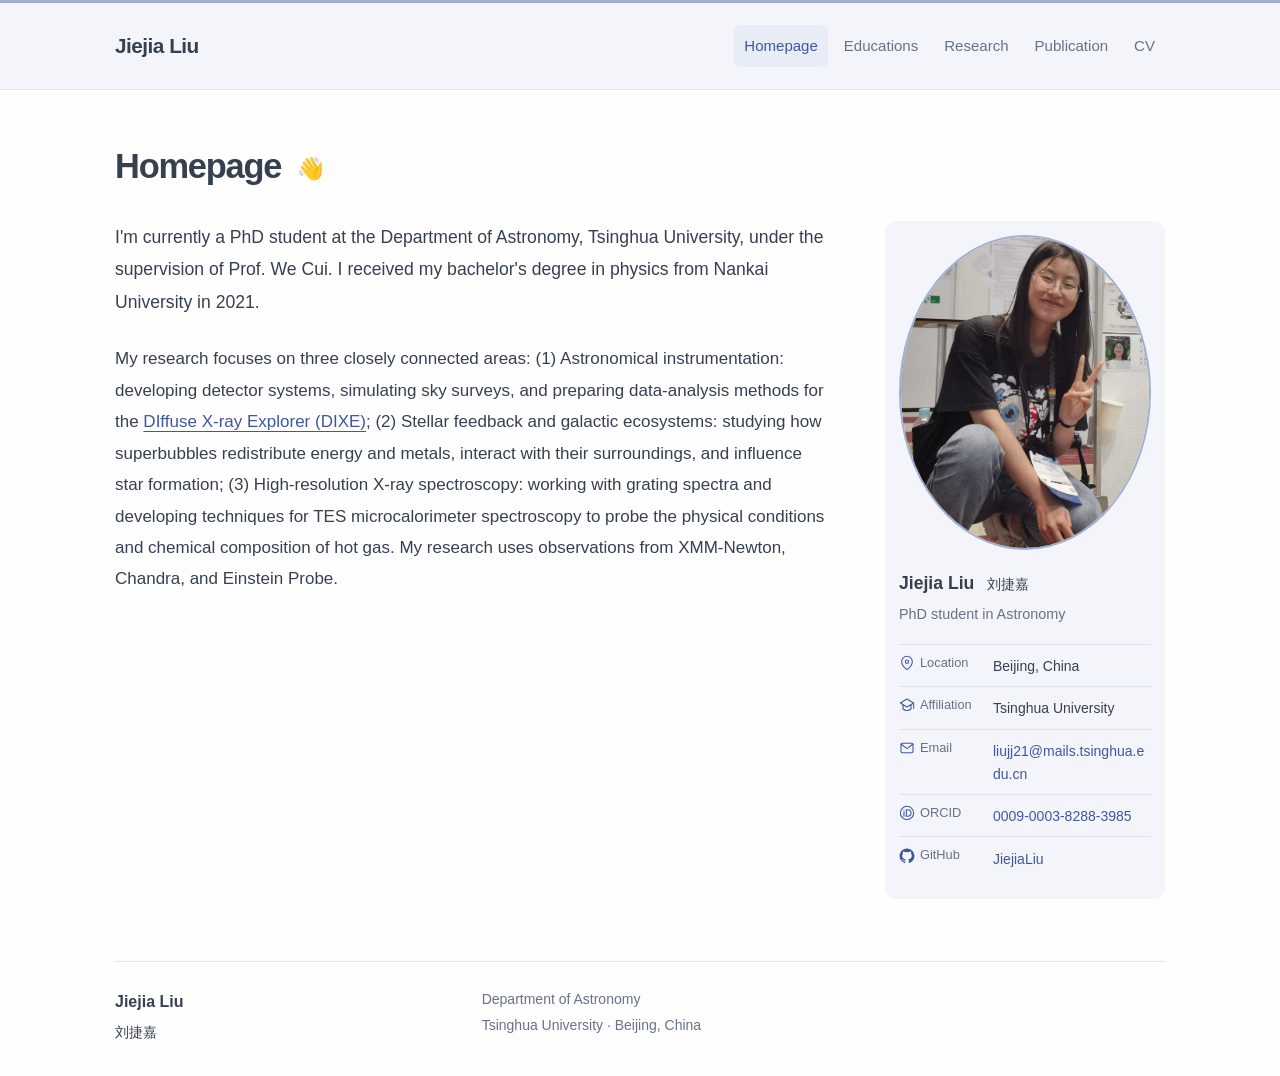
<file: jiejia-homepage-upload/index.html>
<!doctype html>
<html lang="en">
<head>
  <meta charset="utf-8">
  <meta name="viewport" content="width=device-width, initial-scale=1">
  <title>Homepage — Jiejia Liu</title>
  <meta name="description" content="I&#x27;m currently a PhD student at the Department of Astronomy, Tsinghua University.">
  <meta name="theme-color" content="#ffffff">
  <meta property="og:title" content="Homepage — Jiejia Liu">
  <meta property="og:description" content="I&#x27;m currently a PhD student at the Department of Astronomy, Tsinghua University.">
  <meta property="og:type" content="website">
  <link rel="icon" type="image/svg+xml" href="data:image/svg+xml,%3Csvg xmlns='http://www.w3.org/2000/svg' viewBox='0 0 40 40'%3E%3Crect width='40' height='40' fill='white'/%3E%3Ctext x='20' y='28' text-anchor='middle' fill='%23494e52' font-family='Arial' font-size='25'%3EJL%3C/text%3E%3C/svg%3E">
  <link rel="stylesheet" href="assets/style.css">
</head>
<body class="page-index">
  <a class="skip-link" href="#main">Skip to content</a>
  <header class="site-header"><div class="header-inner">
    <a class="site-name" href="index.html">Jiejia Liu</a>
    <nav aria-label="Main navigation"><a href="index.html" aria-current="page">Homepage</a><a href="educations.html">Educations</a><a href="research.html">Research</a><a href="publication.html">Publication</a><a href="assets/cv_jiejialiu.pdf">CV</a></nav>
  </div></header>
  <div class="page-layout">
    <main id="main" tabindex="-1"><h1>Homepage <span class="page-symbol" aria-hidden="true">👋</span></h1><div class="about-layout"><div class="about-prose"><p>I&#x27;m currently a PhD student at the Department of Astronomy, Tsinghua University, under the supervision of Prof. We Cui. I received my bachelor&#x27;s degree in physics from Nankai University in 2021.</p><p>My research focuses on three closely connected areas: (1) Astronomical instrumentation: developing detector systems, simulating sky surveys, and preparing data-analysis methods for the <a href="https://dixe-css.cn/en/home/">DIffuse X-ray Explorer (DIXE)</a>; (2) Stellar feedback and galactic ecosystems: studying how superbubbles redistribute energy and metals, interact with their surroundings, and influence star formation; (3) High-resolution X-ray spectroscopy: working with grating spectra and developing techniques for TES microcalorimeter spectroscopy to probe the physical conditions and chemical composition of hot gas. My research uses observations from XMM-Newton, Chandra, and Einstein Probe.</p></div><aside class="portrait-profile" aria-label="Photo and contact information">
      <a class="portrait-link" href="assets/jiejia-liu.jpg" aria-label="Open Jiejia Liu's photo">
        <img class="portrait" src="assets/jiejia-liu.jpg" alt="Jiejia Liu at a scientific conference"
             width="1280" height="2022">
      </a>
      <p class="portrait-name">Jiejia Liu <span lang="zh">刘捷嘉</span></p>
      <p class="portrait-role">PhD student in Astronomy</p>
      <dl class="contact-details">
        <div><dt><svg class="contact-icon" viewBox="0 0 24 24" fill="none" stroke="currentColor" stroke-width="1.6" stroke-linecap="round" stroke-linejoin="round" aria-hidden="true" focusable="false"><path d="M20 10c0 6-8 12-8 12S4 16 4 10a8 8 0 1 1 16 0Z"/><circle cx="12" cy="10" r="2.5"/></svg> Location</dt><dd>Beijing, China</dd></div>
        <div><dt><svg class="contact-icon" viewBox="0 0 24 24" fill="none" stroke="currentColor" stroke-width="1.6" stroke-linecap="round" stroke-linejoin="round" aria-hidden="true" focusable="false"><path d="m2 9 10-6 10 6-10 6L2 9Zm4 3v6c4 3 8 3 12 0v-6M22 9v8"/></svg> Affiliation</dt><dd>Tsinghua University</dd></div>
        <div><dt><svg class="contact-icon" viewBox="0 0 24 24" fill="none" stroke="currentColor" stroke-width="1.6" stroke-linecap="round" stroke-linejoin="round" aria-hidden="true" focusable="false"><rect x="3" y="5" width="18" height="14" rx="2"/><path d="m3 6 9 7 9-7"/></svg> Email</dt><dd><a href="mailto:liujj21@mails.tsinghua.edu.cn">liujj21@mails.tsinghua.edu.cn</a></dd></div>
        <div><dt><svg class="contact-icon" viewBox="0 0 24 24" fill="none" stroke="currentColor" stroke-width="1.6" stroke-linecap="round" stroke-linejoin="round" aria-hidden="true" focusable="false"><circle cx="12" cy="12" r="10"/><circle cx="7.5" cy="7.5" r=".8" fill="currentColor" stroke="none"/><path d="M7.5 10v7M11 7h2a5 5 0 0 1 0 10h-2V7Z"/></svg> ORCID</dt><dd><a href="https://orcid.org/0009-0003-8288-3985">0009-0003-8288-3985</a></dd></div>
        <div><dt><svg class="contact-icon" viewBox="0 0 24 24" fill="none" stroke="currentColor" stroke-width="1.6" stroke-linecap="round" stroke-linejoin="round" aria-hidden="true" focusable="false"><path fill="currentColor" stroke="none" d="M12 .8a11.2 11.2 0 0 0-3.54 21.83c.56.1.77-.24.77-.54v-2.08c-3.13.68-3.79-1.33-3.79-1.33-.51-1.3-1.25-1.65-1.25-1.65-1.02-.7.08-.69.08-.69 1.13.08 1.72 1.16 1.72 1.16 1 1.72 2.62 1.22 3.26.93.1-.72.39-1.22.71-1.5-2.5-.28-5.12-1.25-5.12-5.57 0-1.23.44-2.23 1.16-3.02-.12-.28-.5-1.43.11-2.98 0 0 .95-.3 3.08 1.15a10.73 10.73 0 0 1 5.6 0c2.14-1.45 3.08-1.15 3.08-1.15.62 1.55.23 2.7.12 2.98.72.79 1.15 1.79 1.15 3.02 0 4.33-2.63 5.28-5.13 5.56.4.35.76 1.03.76 2.07v3.1c0 .3.2.65.77.54A11.2 11.2 0 0 0 12 .8Z"/></svg> GitHub</dt><dd><a href="https://github.com/JiejiaLiu">JiejiaLiu</a></dd></div>
      </dl>
    </aside></div></main>
  </div>
  <footer class="site-footer"><aside class="profile" aria-label="Personal information">
      <p class="profile-name">Jiejia Liu <span lang="zh">刘捷嘉</span></p>
      <p>Department of Astronomy<br>Tsinghua University · Beijing, China</p>
      <ul class="profile-links"><li><a href="mailto:liujj21@mails.tsinghua.edu.cn">liujj21@mails.tsinghua.edu.cn</a></li><li><a href="assets/cv_jiejialiu.pdf">CV (PDF)</a></li><li><a href="https://github.com/JiejiaLiu">GitHub</a></li><li><a href="https://orcid.org/0009-0003-8288-3985">ORCID</a></li></ul>
    </aside></footer>
</body>
</html>
</file>
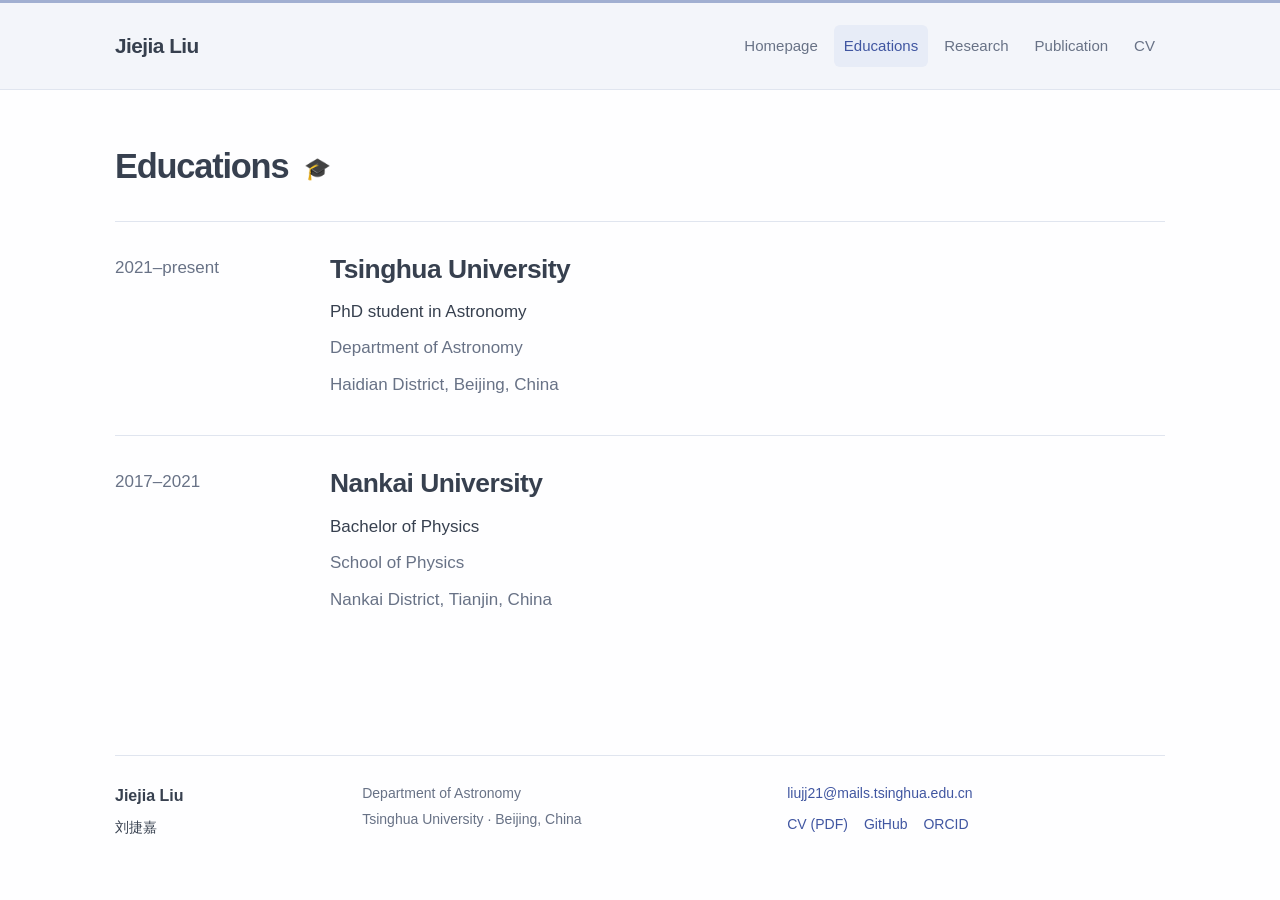
<file: educations.html>
<!doctype html>
<html lang="en">
<head>
  <meta charset="utf-8">
  <meta name="viewport" content="width=device-width, initial-scale=1">
  <title>Educations — Jiejia Liu</title>
  <meta name="description" content="Education at Tsinghua University and Nankai University.">
  <meta name="theme-color" content="#ffffff">
  <meta property="og:title" content="Educations — Jiejia Liu">
  <meta property="og:description" content="Education at Tsinghua University and Nankai University.">
  <meta property="og:type" content="website">
  <link rel="icon" type="image/svg+xml" href="data:image/svg+xml,%3Csvg xmlns='http://www.w3.org/2000/svg' viewBox='0 0 40 40'%3E%3Crect width='40' height='40' fill='white'/%3E%3Ctext x='20' y='28' text-anchor='middle' fill='%23494e52' font-family='Arial' font-size='25'%3EJL%3C/text%3E%3C/svg%3E">
  <link rel="stylesheet" href="assets/style.css">
</head>
<body class="page-educations">
  <a class="skip-link" href="#main">Skip to content</a>
  <header class="site-header"><div class="header-inner">
    <a class="site-name" href="index.html">Jiejia Liu</a>
    <nav aria-label="Main navigation"><a href="index.html">Homepage</a><a href="educations.html" aria-current="page">Educations</a><a href="research.html">Research</a><a href="publication.html">Publication</a><a href="assets/cv_jiejialiu.pdf">CV</a></nav>
  </div></header>
  <div class="page-layout">
    <main id="main" tabindex="-1"><h1>Educations <span class="page-symbol" aria-hidden="true">🎓</span></h1><ul class="education"><li><p class="education-date">2021–present</p><div><h2>Tsinghua University</h2><p>PhD student in Astronomy</p><p class="education-detail">Department of Astronomy</p><p class="education-detail education-address">Haidian District, Beijing, China</p></div></li><li><p class="education-date">2017–2021</p><div><h2>Nankai University</h2><p>Bachelor of Physics</p><p class="education-detail">School of Physics</p><p class="education-detail education-address">Nankai District, Tianjin, China</p></div></li></ul></main>
  </div>
  <footer class="site-footer"><aside class="profile" aria-label="Personal information">
      <p class="profile-name">Jiejia Liu <span lang="zh">刘捷嘉</span></p>
      <p>Department of Astronomy<br>Tsinghua University · Beijing, China</p>
      <ul class="profile-links"><li><a href="mailto:liujj21@mails.tsinghua.edu.cn">liujj21@mails.tsinghua.edu.cn</a></li><li><a href="assets/cv_jiejialiu.pdf">CV (PDF)</a></li><li><a href="https://github.com/JiejiaLiu">GitHub</a></li><li><a href="https://orcid.org/0009-0003-8288-3985">ORCID</a></li></ul>
    </aside></footer>
</body>
</html>
</file>
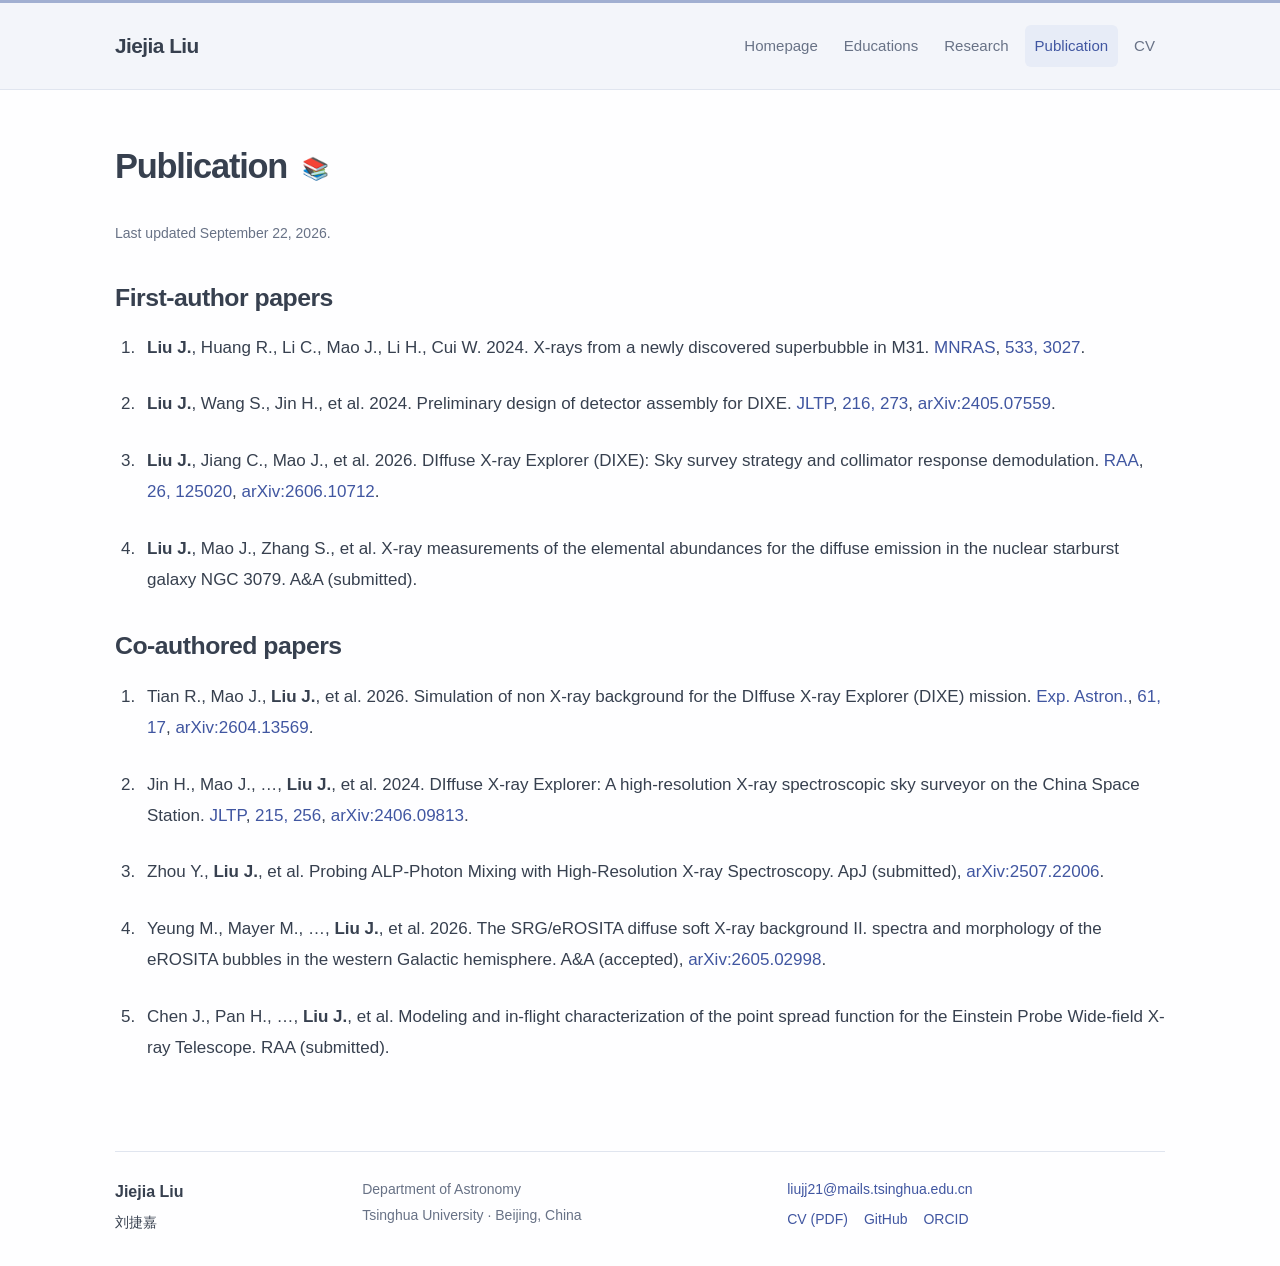
<file: publication.html>
<!doctype html>
<html lang="en">
<head>
  <meta charset="utf-8">
  <meta name="viewport" content="width=device-width, initial-scale=1">
  <title>Publication — Jiejia Liu</title>
  <meta name="description" content="Full publication list of Jiejia Liu, including first-author papers and co-authored work.">
  <meta name="theme-color" content="#ffffff">
  <meta property="og:title" content="Publication — Jiejia Liu">
  <meta property="og:description" content="Full publication list of Jiejia Liu, including first-author papers and co-authored work.">
  <meta property="og:type" content="website">
  <link rel="icon" type="image/svg+xml" href="data:image/svg+xml,%3Csvg xmlns='http://www.w3.org/2000/svg' viewBox='0 0 40 40'%3E%3Crect width='40' height='40' fill='white'/%3E%3Ctext x='20' y='28' text-anchor='middle' fill='%23494e52' font-family='Arial' font-size='25'%3EJL%3C/text%3E%3C/svg%3E">
  <link rel="stylesheet" href="assets/style.css">
</head>
<body class="page-publication">
  <a class="skip-link" href="#main">Skip to content</a>
  <header class="site-header"><div class="header-inner">
    <a class="site-name" href="index.html">Jiejia Liu</a>
    <nav aria-label="Main navigation"><a href="index.html">Homepage</a><a href="educations.html">Educations</a><a href="research.html">Research</a><a href="publication.html" aria-current="page">Publication</a><a href="assets/cv_jiejialiu.pdf">CV</a></nav>
  </div></header>
  <div class="page-layout">
    <main id="main" tabindex="-1"><h1>Publication <span class="page-symbol" aria-hidden="true">📚</span></h1><p class="record-note">Last updated September 22, 2026.</p><section><h2>First-author papers</h2><ol class="publications"><li id="m31"><p><strong>Liu J.</strong>, Huang R., Li C., Mao J., Li H., Cui W. 2024. <span class="paper-title">X-rays from a newly discovered superbubble in M31.</span>
      <span class="publication-citation"><a href="https://doi.org/10.1093/mnras/stae2024">MNRAS</a>, <a href="https://ui.adsabs.harvard.edu/abs/2024MNRAS.533.3027L/abstract" aria-label="533, 3027 — view on ADS">533, 3027</a></span>.</p></li><li id="dixe-detector"><p><strong>Liu J.</strong>, Wang S., Jin H., et al. 2024. <span class="paper-title">Preliminary design of detector assembly for DIXE.</span>
      <span class="publication-citation"><a href="https://doi.org/10.1007/s10909-024-03131-z">JLTP</a>, <a href="https://ui.adsabs.harvard.edu/search/q=doi%3A%2210.1007%2Fs10909-024-03131-z%22&amp;sort=date%20desc%2C%20bibcode%20desc&amp;p_=0" aria-label="216, 273 — view on ADS">216, 273</a>, <a href="https://arxiv.org/abs/2405.07559">arXiv:2405.07559</a></span>.</p></li><li id="dixe-survey"><p><strong>Liu J.</strong>, Jiang C., Mao J., et al. 2026. <span class="paper-title">DIffuse X-ray Explorer (DIXE): Sky survey strategy and collimator response demodulation.</span>
      <span class="publication-citation"><a href="https://doi.org/10.1088/1674-4527/ae82d7">RAA</a>, <a href="https://ui.adsabs.harvard.edu/search/q=doi%3A%2210.1088%2F1674-4527%2Fae82d7%22&amp;sort=date%20desc%2C%20bibcode%20desc&amp;p_=0" aria-label="26, 125020 — view on ADS">26, 125020</a>, <a href="https://arxiv.org/abs/2606.10712">arXiv:2606.10712</a></span>.</p></li><li id="ngc3079"><p><strong>Liu J.</strong>, Mao J., Zhang S., et al. <span class="paper-title">X-ray measurements of the elemental abundances for the diffuse emission in the nuclear starburst galaxy NGC 3079.</span>
      <span class="publication-citation">A&amp;A (submitted)</span>.</p></li></ol></section><section><h2>Co-authored papers</h2><ol class="publications"><li id="dixe-background"><p>Tian R., Mao J., <strong>Liu J.</strong>, et al. 2026. <span class="paper-title">Simulation of non X-ray background for the DIffuse X-ray Explorer (DIXE) mission.</span>
      <span class="publication-citation"><a href="https://doi.org/10.1007/s10686-026-10053-z">Exp. Astron.</a>, <a href="https://ui.adsabs.harvard.edu/search/q=doi%3A%2210.1007%2Fs10686-026-10053-z%22&amp;sort=date%20desc%2C%20bibcode%20desc&amp;p_=0" aria-label="61, 17 — view on ADS">61, 17</a>, <a href="https://arxiv.org/abs/2604.13569">arXiv:2604.13569</a></span>.</p></li><li id="dixe-mission"><p>Jin H., Mao J., …, <strong>Liu J.</strong>, et al. 2024. <span class="paper-title">DIffuse X-ray Explorer: A high-resolution X-ray spectroscopic sky surveyor on the China Space Station.</span>
      <span class="publication-citation"><a href="https://doi.org/10.1007/s10909-024-03095-0">JLTP</a>, <a href="https://ui.adsabs.harvard.edu/abs/2024JLTP..215..256J/abstract" aria-label="215, 256 — view on ADS">215, 256</a>, <a href="https://arxiv.org/abs/2406.09813">arXiv:2406.09813</a></span>.</p></li><li id="axion"><p>Zhou Y., <strong>Liu J.</strong>, et al. <span class="paper-title">Probing ALP-Photon Mixing with High-Resolution X-ray Spectroscopy.</span>
      <span class="publication-citation">ApJ (submitted), <a href="https://arxiv.org/abs/2507.22006">arXiv:2507.22006</a></span>.</p></li><li id="erosita"><p>Yeung M., Mayer M., …, <strong>Liu J.</strong>, et al. 2026. <span class="paper-title">The SRG/eROSITA diffuse soft X-ray background II. spectra and morphology of the eROSITA bubbles in the western Galactic hemisphere.</span>
      <span class="publication-citation">A&amp;A (accepted), <a href="https://arxiv.org/abs/2605.02998">arXiv:2605.02998</a></span>.</p></li><li id="ep-wxt"><p>Chen J., Pan H., …, <strong>Liu J.</strong>, et al. <span class="paper-title">Modeling and in-flight characterization of the point spread function for the Einstein Probe Wide-field X-ray Telescope.</span>
      <span class="publication-citation">RAA (submitted)</span>.</p></li></ol></section></main>
  </div>
  <footer class="site-footer"><aside class="profile" aria-label="Personal information">
      <p class="profile-name">Jiejia Liu <span lang="zh">刘捷嘉</span></p>
      <p>Department of Astronomy<br>Tsinghua University · Beijing, China</p>
      <ul class="profile-links"><li><a href="mailto:liujj21@mails.tsinghua.edu.cn">liujj21@mails.tsinghua.edu.cn</a></li><li><a href="assets/cv_jiejialiu.pdf">CV (PDF)</a></li><li><a href="https://github.com/JiejiaLiu">GitHub</a></li><li><a href="https://orcid.org/0009-0003-8288-3985">ORCID</a></li></ul>
    </aside></footer>
</body>
</html>
</file>
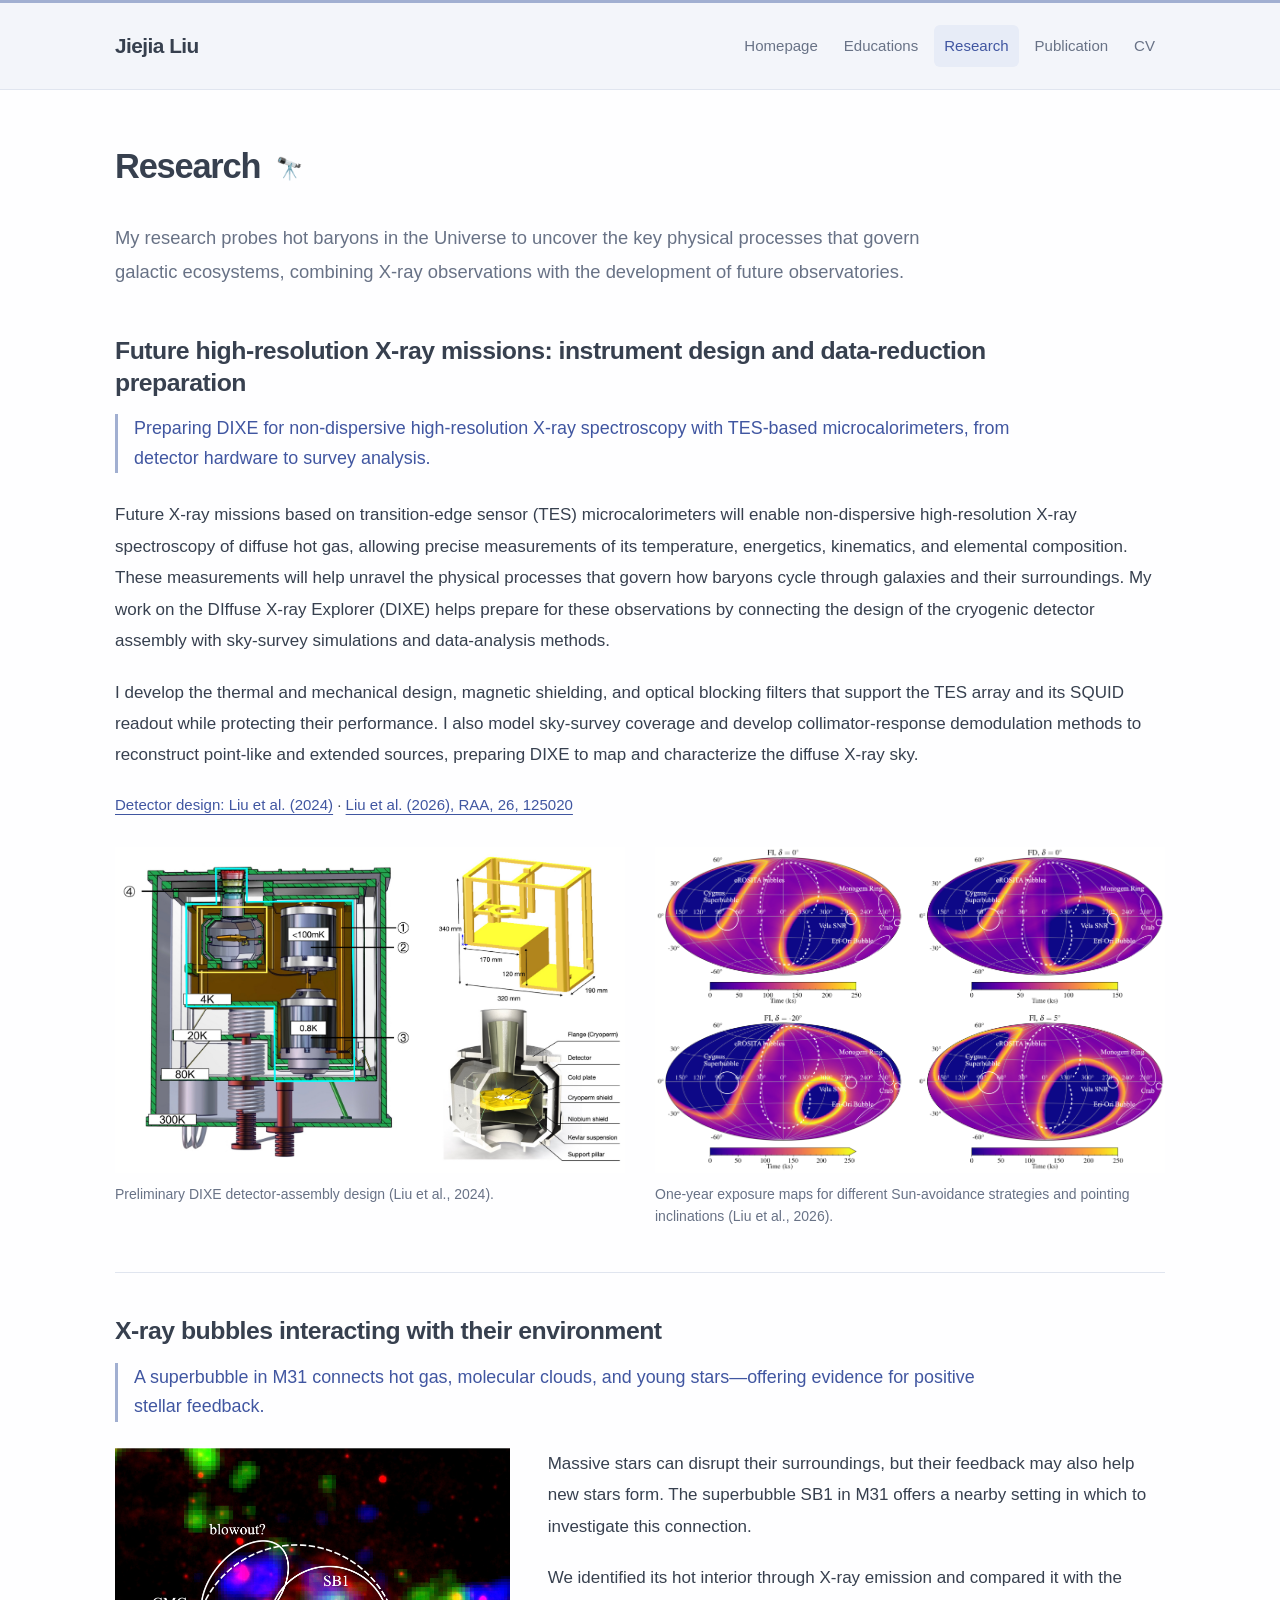
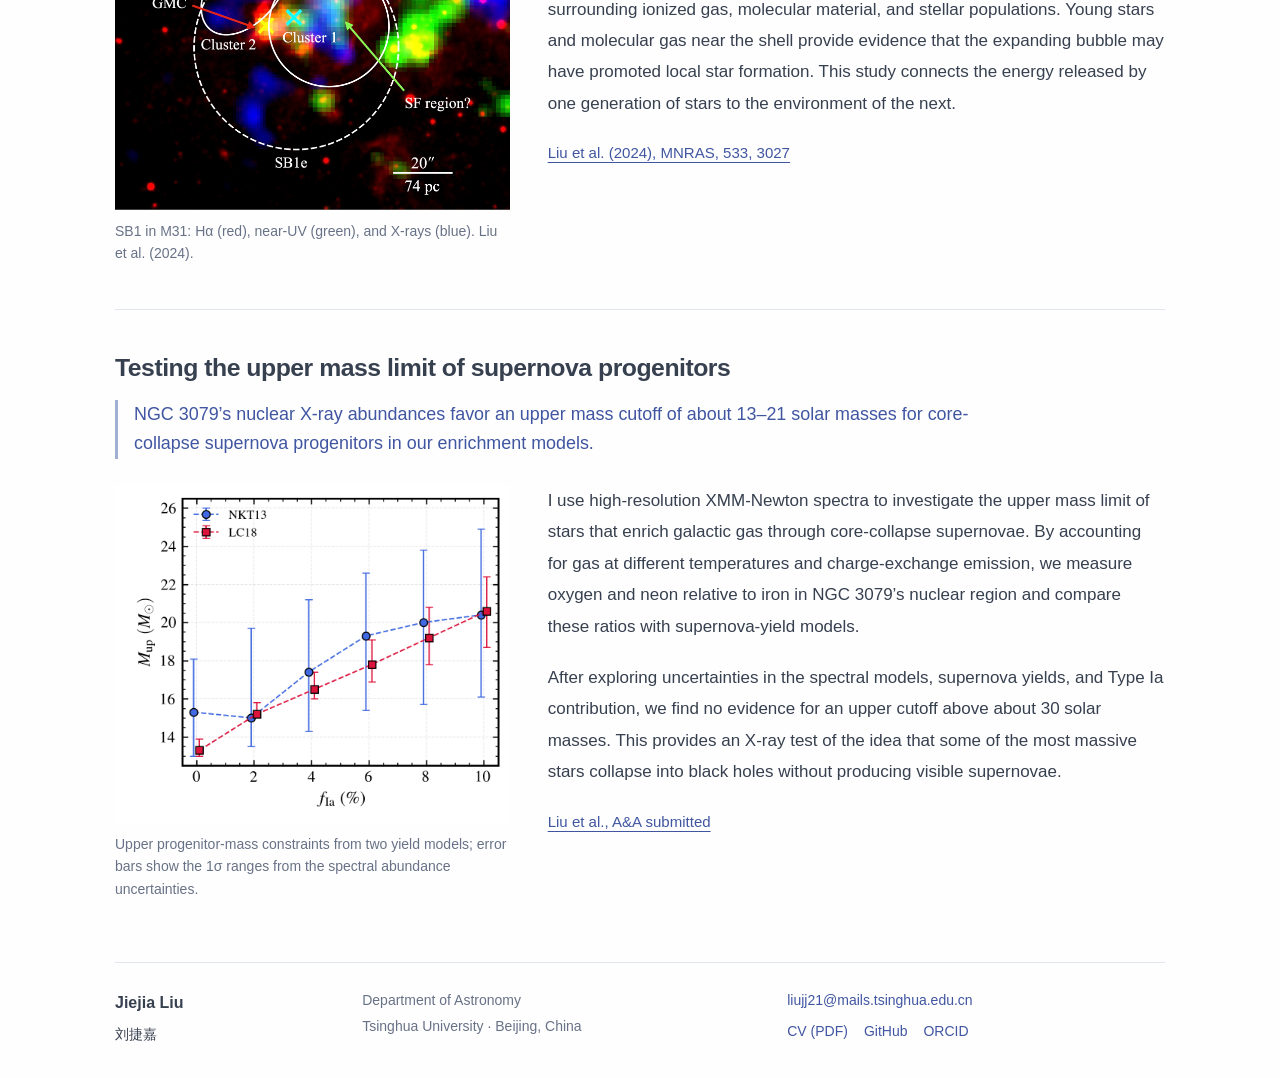
<file: research.html>
<!doctype html>
<html lang="en">
<head>
  <meta charset="utf-8">
  <meta name="viewport" content="width=device-width, initial-scale=1">
  <title>Research — Jiejia Liu</title>
  <meta name="description" content="DIXE instrumentation and sky-survey simulations, and X-ray studies of superbubbles in M31 and NGC 3079.">
  <meta name="theme-color" content="#ffffff">
  <meta property="og:title" content="Research — Jiejia Liu">
  <meta property="og:description" content="DIXE instrumentation and sky-survey simulations, and X-ray studies of superbubbles in M31 and NGC 3079.">
  <meta property="og:type" content="website">
  <link rel="icon" type="image/svg+xml" href="data:image/svg+xml,%3Csvg xmlns='http://www.w3.org/2000/svg' viewBox='0 0 40 40'%3E%3Crect width='40' height='40' fill='white'/%3E%3Ctext x='20' y='28' text-anchor='middle' fill='%23494e52' font-family='Arial' font-size='25'%3EJL%3C/text%3E%3C/svg%3E">
  <link rel="stylesheet" href="assets/style.css">
</head>
<body class="page-research">
  <a class="skip-link" href="#main">Skip to content</a>
  <header class="site-header"><div class="header-inner">
    <a class="site-name" href="index.html">Jiejia Liu</a>
    <nav aria-label="Main navigation"><a href="index.html">Homepage</a><a href="educations.html">Educations</a><a href="research.html" aria-current="page">Research</a><a href="publication.html">Publication</a><a href="assets/cv_jiejialiu.pdf">CV</a></nav>
  </div></header>
  <div class="page-layout">
    <main id="main" tabindex="-1"><h1>Research <span class="page-symbol" aria-hidden="true">🔭</span></h1><p class="page-intro">My research probes hot baryons in the Universe to uncover the key physical processes that govern galactic ecosystems, combining X-ray observations with the development of future observatories.</p><section class="research-section" id="dixe"><h2>Future high-resolution X-ray missions: instrument design and data-reduction preparation</h2><p class="research-summary">Preparing DIXE for non-dispersive high-resolution X-ray spectroscopy with TES-based microcalorimeters, from detector hardware to survey analysis.</p><div><p>Future X-ray missions based on transition-edge sensor (TES) microcalorimeters will enable non-dispersive high-resolution X-ray spectroscopy of diffuse hot gas, allowing precise measurements of its temperature, energetics, kinematics, and elemental composition. These measurements will help unravel the physical processes that govern how baryons cycle through galaxies and their surroundings. My work on the DIffuse X-ray Explorer (DIXE) helps prepare for these observations by connecting the design of the cryogenic detector assembly with sky-survey simulations and data-analysis methods.</p><p>I develop the thermal and mechanical design, magnetic shielding, and optical blocking filters that support the TES array and its SQUID readout while protecting their performance. I also model sky-survey coverage and develop collimator-response demodulation methods to reconstruct point-like and extended sources, preparing DIXE to map and characterize the diffuse X-ray sky.</p><p class="paper-links"><a href="publication.html#dixe-detector">Detector design: Liu et al. (2024)</a> · <a href="publication.html#dixe-survey">Liu et al. (2026), RAA, 26, 125020</a></p></div><div class="figure-pair"><figure>
      <a href="assets/dixe-detector.jpg" aria-label="Open full-size figure: DIXE payload layout and detector assembly, including cryogenic stages, magnetic shields, and suspension.">
        <img src="assets/dixe-detector.jpg" alt="DIXE payload layout and detector assembly, including cryogenic stages, magnetic shields, and suspension."
             width="2667" height="1713" loading="lazy">
      </a>
      <figcaption>Preliminary DIXE detector-assembly design (Liu et al., 2024).</figcaption>
    </figure><figure>
      <a href="assets/dixe-survey.png" aria-label="Open full-size figure: Four simulated DIXE exposure maps comparing Sun-avoidance strategies and pointing inclinations.">
        <img src="assets/dixe-survey.png" alt="Four simulated DIXE exposure maps comparing Sun-avoidance strategies and pointing inclinations."
             width="4438" height="2838" loading="lazy">
      </a>
      <figcaption>One-year exposure maps for different Sun-avoidance strategies and pointing inclinations (Liu et al., 2026).</figcaption>
    </figure></div></section><section class="research-section" id="m31"><h2>X-ray bubbles interacting with their environment</h2><p class="research-summary">A superbubble in M31 connects hot gas, molecular clouds, and young stars—offering evidence for positive stellar feedback.</p><div class="research-row"><div><figure>
      <a href="assets/m31-superbubble.jpg" aria-label="Open full-size figure: Multiwavelength image of M31 superbubble SB1, showing its shell, star clusters, molecular cloud, and possible blowout.">
        <img src="assets/m31-superbubble.jpg" alt="Multiwavelength image of M31 superbubble SB1, showing its shell, star clusters, molecular cloud, and possible blowout."
             width="1564" height="1434" loading="lazy">
      </a>
      <figcaption>SB1 in M31: Hα (red), near-UV (green), and X-rays (blue). Liu et al. (2024).</figcaption>
    </figure></div><div><p>Massive stars can disrupt their surroundings, but their feedback may also help new stars form. The superbubble SB1 in M31 offers a nearby setting in which to investigate this connection.</p><p>We identified its hot interior through X-ray emission and compared it with the surrounding ionized gas, molecular material, and stellar populations. Young stars and molecular gas near the shell provide evidence that the expanding bubble may have promoted local star formation. This study connects the energy released by one generation of stars to the environment of the next.</p><p class="paper-links"><a href="publication.html#m31">Liu et al. (2024), MNRAS, 533, 3027</a></p></div></div></section><section class="research-section" id="ngc3079"><h2>Testing the upper mass limit of supernova progenitors</h2><p class="research-summary">NGC 3079’s nuclear X-ray abundances favor an upper mass cutoff of about 13–21 solar masses for core-collapse supernova progenitors in our enrichment models.</p><div class="research-row"><div><figure>
      <a href="assets/ngc3079-progenitors.png" aria-label="Open full-size figure: Best-fitting upper core-collapse supernova progenitor mass versus Type Ia supernova fraction for the NKT13 and LC18 yield models.">
        <img src="assets/ngc3079-progenitors.png" alt="Best-fitting upper core-collapse supernova progenitor mass versus Type Ia supernova fraction for the NKT13 and LC18 yield models."
             width="1050" height="900" loading="lazy">
      </a>
      <figcaption>Upper progenitor-mass constraints from two yield models; error bars show the 1σ ranges from the spectral abundance uncertainties.</figcaption>
    </figure></div><div><p>I use high-resolution XMM-Newton spectra to investigate the upper mass limit of stars that enrich galactic gas through core-collapse supernovae. By accounting for gas at different temperatures and charge-exchange emission, we measure oxygen and neon relative to iron in NGC 3079’s nuclear region and compare these ratios with supernova-yield models.</p><p>After exploring uncertainties in the spectral models, supernova yields, and Type Ia contribution, we find no evidence for an upper cutoff above about 30 solar masses. This provides an X-ray test of the idea that some of the most massive stars collapse into black holes without producing visible supernovae.</p><p class="paper-links"><a href="publication.html#ngc3079">Liu et al., A&amp;A submitted</a></p></div></div></section></main>
  </div>
  <footer class="site-footer"><aside class="profile" aria-label="Personal information">
      <p class="profile-name">Jiejia Liu <span lang="zh">刘捷嘉</span></p>
      <p>Department of Astronomy<br>Tsinghua University · Beijing, China</p>
      <ul class="profile-links"><li><a href="mailto:liujj21@mails.tsinghua.edu.cn">liujj21@mails.tsinghua.edu.cn</a></li><li><a href="assets/cv_jiejialiu.pdf">CV (PDF)</a></li><li><a href="https://github.com/JiejiaLiu">GitHub</a></li><li><a href="https://orcid.org/0009-0003-8288-3985">ORCID</a></li></ul>
    </aside></footer>
</body>
</html>
</file>
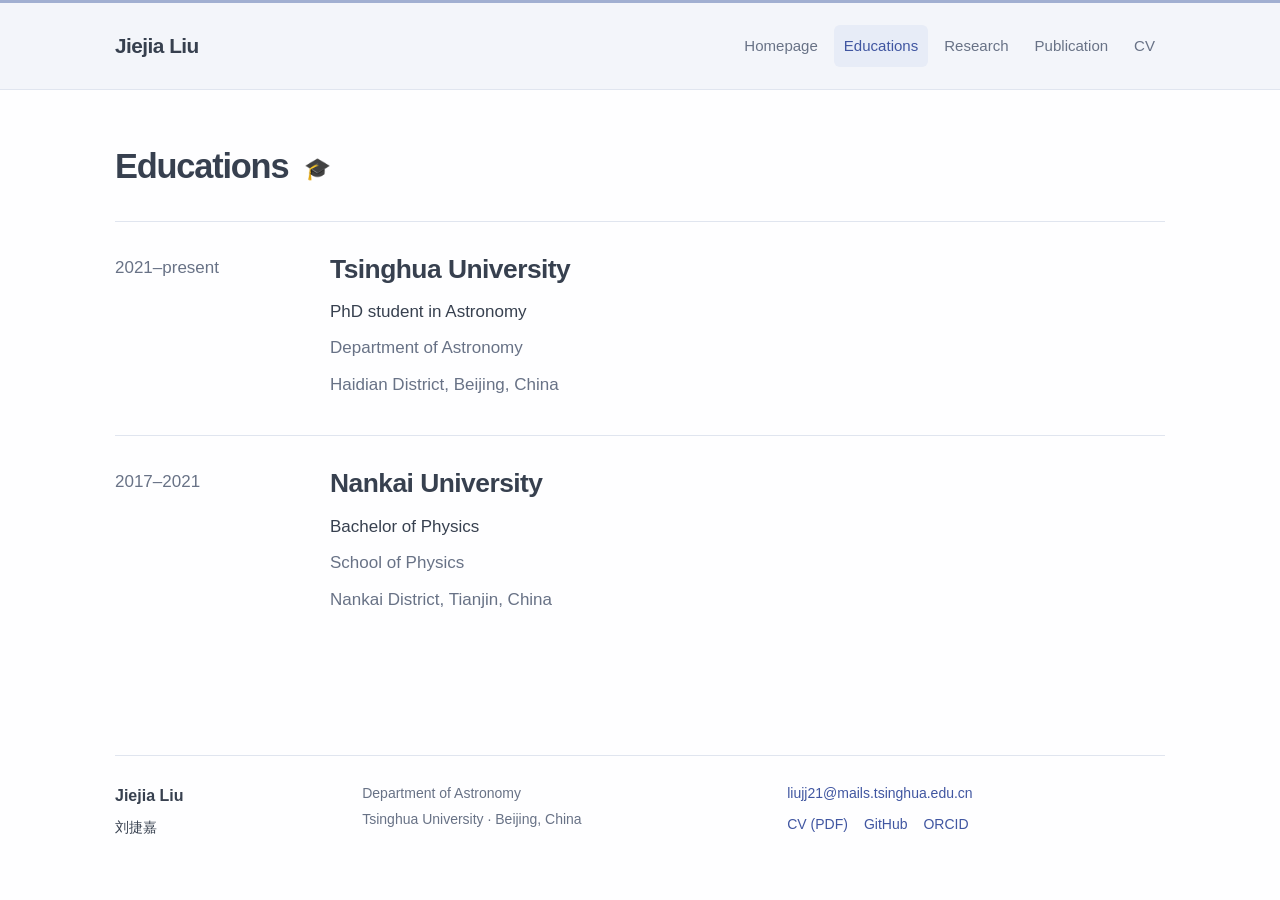
<file: resume.html>
<!doctype html>
<html lang="en"><head><meta charset="utf-8"><meta name="viewport" content="width=device-width, initial-scale=1">
<title>Educations — Jiejia Liu</title><meta http-equiv="refresh" content="0; url=educations.html"></head>
<body><p><a href="educations.html">Educations</a></p></body></html>
</file>
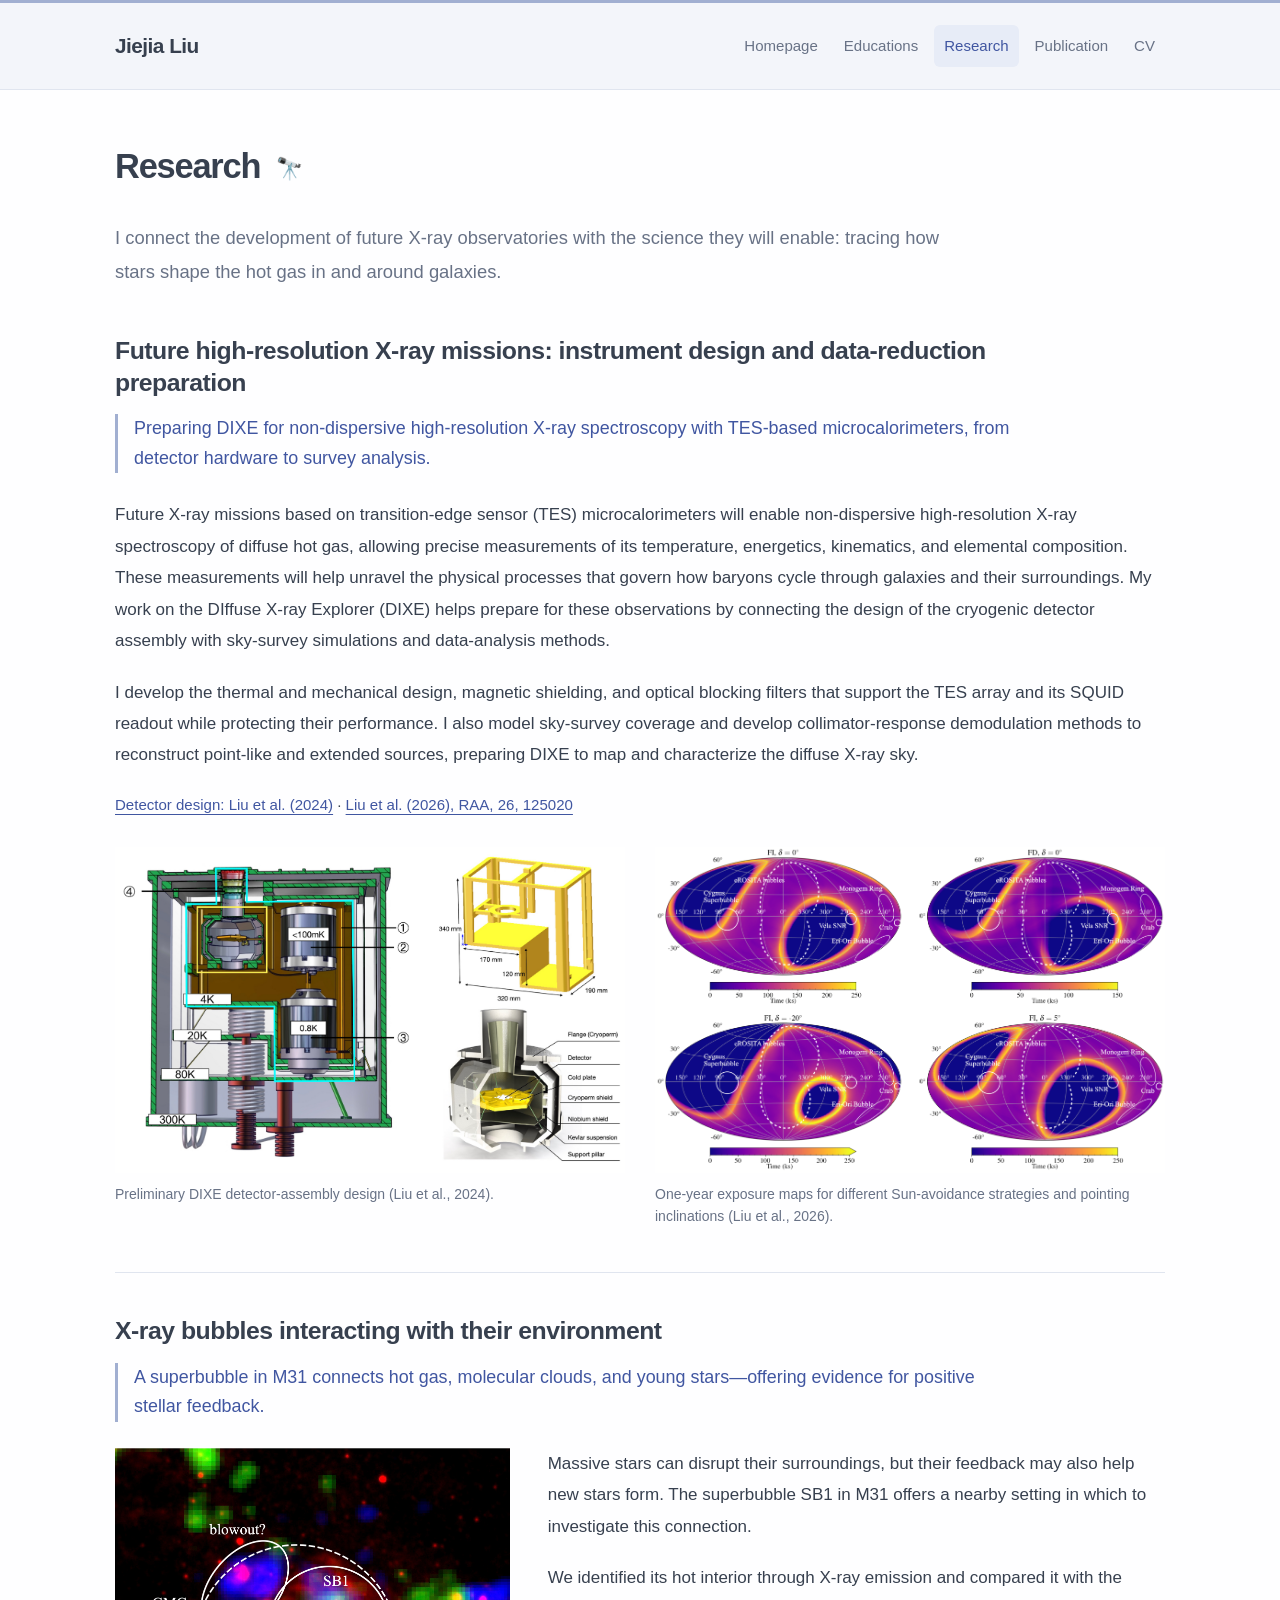
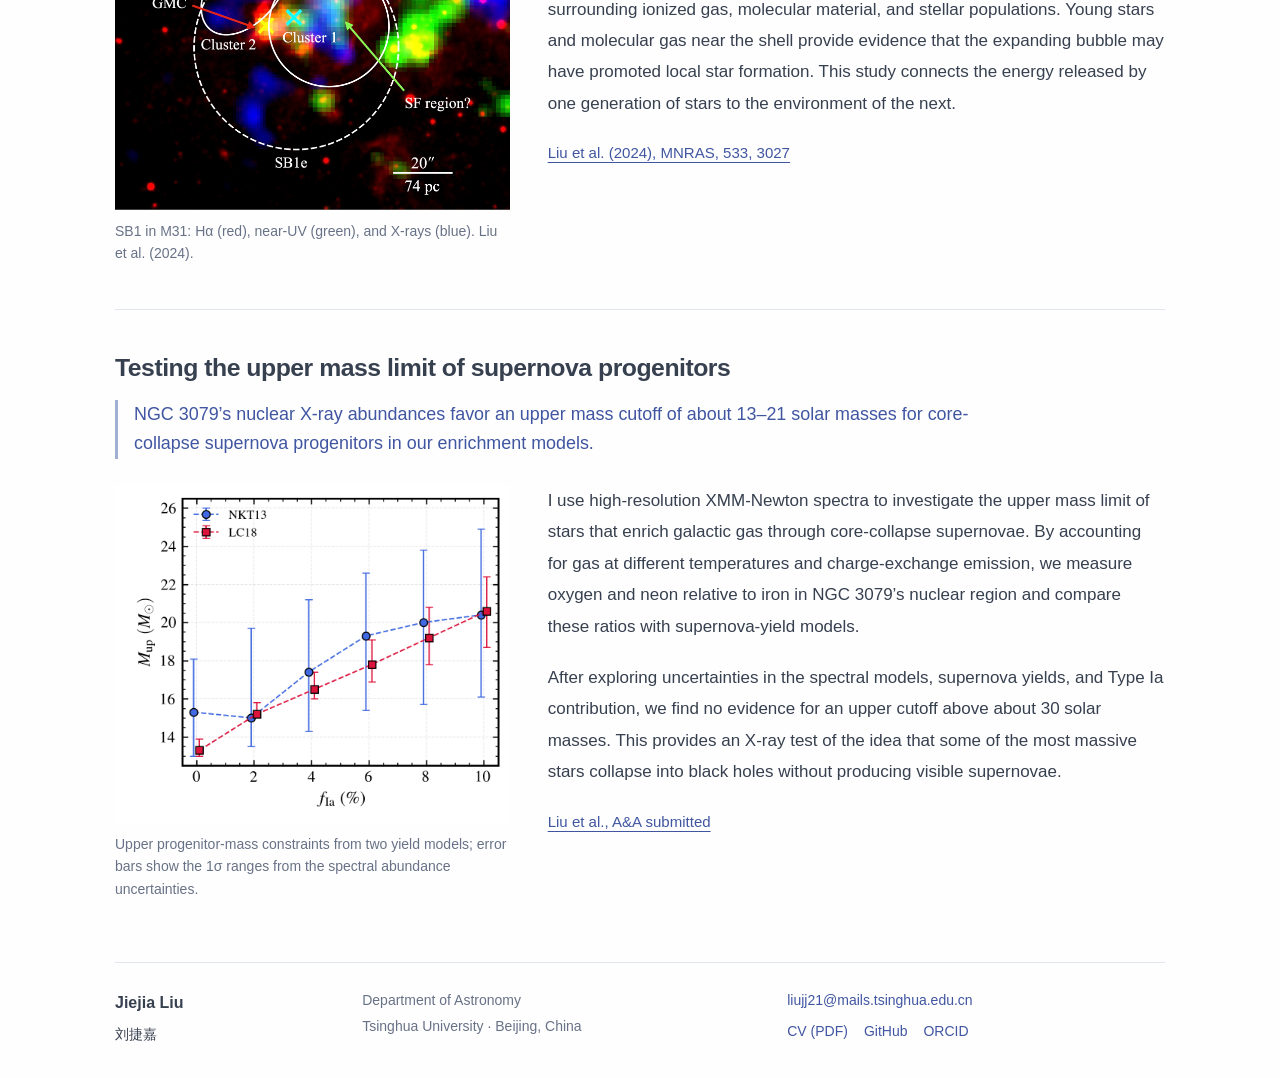
<file: jiejia-homepage-upload/research.html>
<!doctype html>
<html lang="en">
<head>
  <meta charset="utf-8">
  <meta name="viewport" content="width=device-width, initial-scale=1">
  <title>Research — Jiejia Liu</title>
  <meta name="description" content="DIXE instrumentation and sky-survey simulations, and X-ray studies of superbubbles in M31 and NGC 3079.">
  <meta name="theme-color" content="#ffffff">
  <meta property="og:title" content="Research — Jiejia Liu">
  <meta property="og:description" content="DIXE instrumentation and sky-survey simulations, and X-ray studies of superbubbles in M31 and NGC 3079.">
  <meta property="og:type" content="website">
  <link rel="icon" type="image/svg+xml" href="data:image/svg+xml,%3Csvg xmlns='http://www.w3.org/2000/svg' viewBox='0 0 40 40'%3E%3Crect width='40' height='40' fill='white'/%3E%3Ctext x='20' y='28' text-anchor='middle' fill='%23494e52' font-family='Arial' font-size='25'%3EJL%3C/text%3E%3C/svg%3E">
  <link rel="stylesheet" href="assets/style.css">
</head>
<body class="page-research">
  <a class="skip-link" href="#main">Skip to content</a>
  <header class="site-header"><div class="header-inner">
    <a class="site-name" href="index.html">Jiejia Liu</a>
    <nav aria-label="Main navigation"><a href="index.html">Homepage</a><a href="educations.html">Educations</a><a href="research.html" aria-current="page">Research</a><a href="publication.html">Publication</a><a href="assets/cv_jiejialiu.pdf">CV</a></nav>
  </div></header>
  <div class="page-layout">
    <main id="main" tabindex="-1"><h1>Research <span class="page-symbol" aria-hidden="true">🔭</span></h1><p class="page-intro">I connect the development of future X-ray observatories with the science they will enable: tracing how stars shape the hot gas in and around galaxies.</p><section class="research-section" id="dixe"><h2>Future high-resolution X-ray missions: instrument design and data-reduction preparation</h2><p class="research-summary">Preparing DIXE for non-dispersive high-resolution X-ray spectroscopy with TES-based microcalorimeters, from detector hardware to survey analysis.</p><div><p>Future X-ray missions based on transition-edge sensor (TES) microcalorimeters will enable non-dispersive high-resolution X-ray spectroscopy of diffuse hot gas, allowing precise measurements of its temperature, energetics, kinematics, and elemental composition. These measurements will help unravel the physical processes that govern how baryons cycle through galaxies and their surroundings. My work on the DIffuse X-ray Explorer (DIXE) helps prepare for these observations by connecting the design of the cryogenic detector assembly with sky-survey simulations and data-analysis methods.</p><p>I develop the thermal and mechanical design, magnetic shielding, and optical blocking filters that support the TES array and its SQUID readout while protecting their performance. I also model sky-survey coverage and develop collimator-response demodulation methods to reconstruct point-like and extended sources, preparing DIXE to map and characterize the diffuse X-ray sky.</p><p class="paper-links"><a href="publication.html#dixe-detector">Detector design: Liu et al. (2024)</a> · <a href="publication.html#dixe-survey">Liu et al. (2026), RAA, 26, 125020</a></p></div><div class="figure-pair"><figure>
      <a href="assets/dixe-detector.jpg" aria-label="Open full-size figure: DIXE payload layout and detector assembly, including cryogenic stages, magnetic shields, and suspension.">
        <img src="assets/dixe-detector.jpg" alt="DIXE payload layout and detector assembly, including cryogenic stages, magnetic shields, and suspension."
             width="2667" height="1713" loading="lazy">
      </a>
      <figcaption>Preliminary DIXE detector-assembly design (Liu et al., 2024).</figcaption>
    </figure><figure>
      <a href="assets/dixe-survey.png" aria-label="Open full-size figure: Four simulated DIXE exposure maps comparing Sun-avoidance strategies and pointing inclinations.">
        <img src="assets/dixe-survey.png" alt="Four simulated DIXE exposure maps comparing Sun-avoidance strategies and pointing inclinations."
             width="4438" height="2838" loading="lazy">
      </a>
      <figcaption>One-year exposure maps for different Sun-avoidance strategies and pointing inclinations (Liu et al., 2026).</figcaption>
    </figure></div></section><section class="research-section" id="m31"><h2>X-ray bubbles interacting with their environment</h2><p class="research-summary">A superbubble in M31 connects hot gas, molecular clouds, and young stars—offering evidence for positive stellar feedback.</p><div class="research-row"><div><figure>
      <a href="assets/m31-superbubble.jpg" aria-label="Open full-size figure: Multiwavelength image of M31 superbubble SB1, showing its shell, star clusters, molecular cloud, and possible blowout.">
        <img src="assets/m31-superbubble.jpg" alt="Multiwavelength image of M31 superbubble SB1, showing its shell, star clusters, molecular cloud, and possible blowout."
             width="1564" height="1434" loading="lazy">
      </a>
      <figcaption>SB1 in M31: Hα (red), near-UV (green), and X-rays (blue). Liu et al. (2024).</figcaption>
    </figure></div><div><p>Massive stars can disrupt their surroundings, but their feedback may also help new stars form. The superbubble SB1 in M31 offers a nearby setting in which to investigate this connection.</p><p>We identified its hot interior through X-ray emission and compared it with the surrounding ionized gas, molecular material, and stellar populations. Young stars and molecular gas near the shell provide evidence that the expanding bubble may have promoted local star formation. This study connects the energy released by one generation of stars to the environment of the next.</p><p class="paper-links"><a href="publication.html#m31">Liu et al. (2024), MNRAS, 533, 3027</a></p></div></div></section><section class="research-section" id="ngc3079"><h2>Testing the upper mass limit of supernova progenitors</h2><p class="research-summary">NGC 3079’s nuclear X-ray abundances favor an upper mass cutoff of about 13–21 solar masses for core-collapse supernova progenitors in our enrichment models.</p><div class="research-row"><div><figure>
      <a href="assets/ngc3079-progenitors.png" aria-label="Open full-size figure: Best-fitting upper core-collapse supernova progenitor mass versus Type Ia supernova fraction for the NKT13 and LC18 yield models.">
        <img src="assets/ngc3079-progenitors.png" alt="Best-fitting upper core-collapse supernova progenitor mass versus Type Ia supernova fraction for the NKT13 and LC18 yield models."
             width="1050" height="900" loading="lazy">
      </a>
      <figcaption>Upper progenitor-mass constraints from two yield models; error bars show the 1σ ranges from the spectral abundance uncertainties.</figcaption>
    </figure></div><div><p>I use high-resolution XMM-Newton spectra to investigate the upper mass limit of stars that enrich galactic gas through core-collapse supernovae. By accounting for gas at different temperatures and charge-exchange emission, we measure oxygen and neon relative to iron in NGC 3079’s nuclear region and compare these ratios with supernova-yield models.</p><p>After exploring uncertainties in the spectral models, supernova yields, and Type Ia contribution, we find no evidence for an upper cutoff above about 30 solar masses. This provides an X-ray test of the idea that some of the most massive stars collapse into black holes without producing visible supernovae.</p><p class="paper-links"><a href="publication.html#ngc3079">Liu et al., A&amp;A submitted</a></p></div></div></section></main>
  </div>
  <footer class="site-footer"><aside class="profile" aria-label="Personal information">
      <p class="profile-name">Jiejia Liu <span lang="zh">刘捷嘉</span></p>
      <p>Department of Astronomy<br>Tsinghua University · Beijing, China</p>
      <ul class="profile-links"><li><a href="mailto:liujj21@mails.tsinghua.edu.cn">liujj21@mails.tsinghua.edu.cn</a></li><li><a href="assets/cv_jiejialiu.pdf">CV (PDF)</a></li><li><a href="https://github.com/JiejiaLiu">GitHub</a></li><li><a href="https://orcid.org/0009-0003-8288-3985">ORCID</a></li></ul>
    </aside></footer>
</body>
</html>
</file>
<file: jiejia-homepage-upload/assets/style.css>
:root {
  color-scheme: light;
  --text: #37404f;
  --muted: #687286;
  --link: #4056A1;
  --line: #e0e5ef;
}
* { box-sizing: border-box; }
body {
  margin: 0;
  background: #fff;
  color: var(--text);
  font: 17px/1.8 -apple-system, BlinkMacSystemFont, "Segoe UI", Arial, sans-serif;
}
a { color: var(--link); text-underline-offset: 4px; }
a:hover { text-decoration-thickness: 2px; }
a:focus-visible { outline: 2px solid var(--link); outline-offset: 4px; }
h1, h2 { font-family: Georgia, "Times New Roman", serif; font-weight: 400; line-height: 1.3; }
h1 { font-size: 2.5rem; margin: 0 0 32px; letter-spacing: -.025em; }
h2 { font-size: 1.75rem; margin: 35px 0 18px; }
p { margin: 0 0 20px; }
img { display: block; width: 100%; height: auto; }
figure { margin: 0; min-width: 0; }
figcaption { margin-top: 10px; color: var(--muted); font-size: .875rem; line-height: 1.6; }
.skip-link { position: absolute; top: -100px; left: 15px; background: white; padding: 8px; z-index: 1; }
.skip-link:focus { top: 5px; }
.site-header { border-bottom: 1px solid var(--line); }
.header-inner, .page-layout, .site-footer { width: min(1050px, calc(100% - 72px)); margin-inline: auto; }
.header-inner { min-height: 86px; display: flex; align-items: center; justify-content: space-between; gap: 30px; }
.site-name { color: var(--text); font-family: Georgia, "Times New Roman", serif; font-size: 1.45rem; text-decoration: none; white-space: nowrap; }
nav { display: flex; flex-wrap: wrap; gap: 25px; }
nav a { color: var(--muted); text-decoration: none; font-size: .94rem; padding: 12px 0; }
nav a[aria-current="page"] { color: var(--link); text-decoration: underline; text-underline-offset: 8px; }
.page-layout { padding-top: 54px; min-height: calc(100vh - 265px); }
main { min-width: 0; padding-bottom: 32px; }
main:focus { outline: none; }
.page-index main { max-width: 810px; }
.about-prose p { margin-bottom: 25px; }
.about-prose p:first-child { font-size: 1.18rem; line-height: 1.75; }
.page-intro { font-size: 1.15rem; color: var(--muted); max-width: 850px; margin-bottom: 46px; }
.research-section { padding-bottom: 45px; margin-bottom: 42px; border-bottom: 1px solid var(--line); }
.research-section:last-child { border-bottom: 0; padding-bottom: 0; margin-bottom: 0; }
.research-section h2 { margin: 0 0 15px; max-width: 970px; }
.research-summary { font-size: 1.12rem; color: var(--accent); line-height: 1.65; margin-bottom: 26px; max-width: 900px; }
.research-row { display: grid; grid-template-columns: minmax(0, .39fr) minmax(0, .61fr); gap: 38px; align-items: start; }
.figure-pair { display: grid; grid-template-columns: repeat(2, minmax(0, 1fr)); gap: 30px; margin-top: 28px; }
.figure-pair figure img { aspect-ratio: 1.565; object-fit: contain; background: #fff; }
.paper-links { font-size: .94rem; }
.record-note { color: var(--muted); font-size: .875rem; }
.publications { padding-left: 25px; margin: 0; }
.publications li { padding-left: 7px; margin-bottom: 25px; scroll-margin-top: 25px; }
.publications strong { font-weight: 600; }
.publication-citation a { text-decoration: none; }
.publication-citation a:hover { text-decoration: underline; }
.venue { font-style: italic; }
.education { list-style: none; padding: 0; margin: 0; }
.education li { display: grid; grid-template-columns: 180px minmax(0,1fr); gap: 35px; padding: 30px 0; border-top: 1px solid var(--line); }
.education h2 { margin: 0 0 10px; font-size: 1.65rem; }
.education p { margin: 0 0 5px; }
.education-date, .education-detail { color: var(--muted); }
.site-footer { margin-top: 30px; padding: 25px 0 30px; border-top: 1px solid var(--line); }
.profile { display: grid; grid-template-columns: 1fr 1.8fr 1.7fr; gap: 25px; font-size: .875rem; color: var(--muted); }
.profile p { margin: 0; }
.profile-name { color: var(--text); font-size: 1rem; font-weight: 600; }
.profile-name span { display: block; font-weight: 400; font-size: .875rem; margin-top: 4px; }
.profile-links { list-style: none; display: flex; flex-wrap: wrap; gap: 2px 16px; padding: 0; margin: 0; }
.profile-links li:first-child { flex-basis: 100%; overflow-wrap: anywhere; }
.profile-links a { text-decoration: none; }
.profile-links a:hover { text-decoration: underline; }
@media (max-width: 800px) {
  .header-inner { flex-wrap: wrap; padding-block: 16px; gap: 8px; }
  nav { gap: 20px; }
  .research-row { grid-template-columns: 1fr; gap: 24px; }
  .research-row figure { max-width: 470px; }
  .profile { grid-template-columns: 1fr 2fr; }
  .profile-links { grid-column: 1 / -1; }
}
@media (max-width: 600px) {
  .header-inner, .page-layout, .site-footer { width: calc(100% - 40px); }
  .header-inner { display: block; }
  .site-name { display: block; margin-bottom: 8px; }
  nav { gap: 8px 12px; }
  nav a { font-size: .875rem; padding: 7px 0; }
  .page-layout { padding-top: 34px; }
  h1 { font-size: 2.05rem; margin-bottom: 25px; }
  h2, .research-section h2 { font-size: 1.5rem; }
  .about-prose p:first-child { font-size: 1.08rem; }
  .page-intro, .research-summary { font-size: 1.05rem; }
  .figure-pair { grid-template-columns: 1fr; gap: 28px; }
  .figure-pair figure img { aspect-ratio: auto; }
  .education li { grid-template-columns: 1fr; gap: 10px; }
  .profile { grid-template-columns: 1fr; gap: 15px; }
  .profile-name span { display: inline; margin-left: 9px; }
}
@media print {
  body { font-size: 11pt; color: #000; }
  .site-header, .site-footer, .skip-link { display: none; }
  .page-layout { width: 100%; padding: 0; }
  a { color: inherit; }
  figure, .publications li { break-inside: avoid; }
}

/* A softer typographic voice, with a small amount of color and personality. */
:root {
  --text: #37404f;
  --muted: #687286;
  --link: #4056A1;
  --accent: #4056A1;
  --line: #e0e5ef;
}
body {
  background: #fefeff;
  font-family: "Avenir Next", Avenir, "Segoe UI", sans-serif;
  font-size: 17px;
  line-height: 1.85;
}
h1, h2, .site-name {
  font-family: "Avenir Next", Avenir, "Segoe UI", sans-serif;
  font-weight: 600;
}
h1 { font-size: 2.15rem; letter-spacing: -.035em; }
h2 { font-size: 1.55rem; letter-spacing: -.02em; }
.site-name { font-size: 1.3rem; letter-spacing: -.025em; }
.site-header { background: #f3f5fa; border-top: 3px solid #a1afd1; }
nav a[aria-current="page"] { text-decoration: none; background: #e7ecf7; border-radius: 6px; }
nav a { padding: 7px 10px; }
nav { gap: 6px; }
.page-symbol { font-size: 1.35rem; display: inline-block; vertical-align: middle; margin-left: 7px; }
.page-index main { max-width: none; }
.about-layout { display: grid; grid-template-columns: minmax(0, 1fr) 280px; gap: 56px; align-items: start; }
.about-prose p:first-child { font-size: 1.1rem; font-weight: 500; line-height: 1.85; }
.about-prose p { margin-bottom: 25px; }
.portrait-profile { padding: 14px 14px 20px; background: #f3f5fa; border-radius: 12px; }
.portrait { aspect-ratio: 4 / 5; object-fit: cover; object-position: center 18%; border-radius: 50%; border: 2px solid #a1afd1; }
.portrait-link { display: block; }
.portrait-name { font-size: 1.1rem; font-weight: 600; margin: 17px 0 2px; }
.portrait-name span { font-size: .9rem; font-weight: 400; margin-left: 8px; }
.portrait-role { color: var(--muted); font-size: .9rem; margin: 0 0 16px; }
.contact-details { margin: 0; font-size: .875rem; }
.contact-details div { padding: 9px 0; border-top: 1px solid #dce3ef; }
.contact-details dt { color: var(--muted); font-size: .8rem; }
.contact-icon { width: 16px; height: 16px; flex: 0 0 16px; color: var(--accent); }
.contact-details dd { margin: 0; overflow-wrap: anywhere; }
.contact-details a { text-decoration: none; }
.contact-details a:hover { text-decoration: underline; }
.page-index .site-footer .profile-links { display: none; }
.page-index .site-footer .profile { grid-template-columns: 1fr 2fr; }
.research-summary { padding-left: 16px; border-left: 3px solid #a1afd1; }
@media (max-width: 900px) {
  .about-layout { grid-template-columns: minmax(0, 1fr) 240px; gap: 28px; }
}
@media (max-width: 700px) {
  .about-layout { display: flex; flex-direction: column; gap: 24px; }
  .portrait-profile { width: min(100%, 380px); align-self: center; }
  .portrait { max-height: 370px; }
  .about-prose p:first-child { font-size: 1.05rem; }
  h1 { font-size: 1.85rem; }
  h2, .research-section h2 { font-size: 1.45rem; }
  .site-name { font-size: 1.25rem; }
  nav { gap: 5px 2px; }
  nav a { padding: 6px 7px; }
  .page-index .site-footer .profile { grid-template-columns: 1fr; }
}
@media print {
  .portrait-profile { background: none; }
  .about-layout { display: block; }
  .portrait { max-width: 160px; }
}
.contact-details div { display: grid; grid-template-columns: 86px minmax(0, 1fr); gap: 8px; padding: 8px 0; align-items: baseline; }
.contact-details dt { display: flex; align-items: center; gap: 5px; line-height: 1.6; }
.contact-details dd { line-height: 1.65; }
@media (max-width: 700px) { nav a { padding-inline: 4px; } }
@media (max-width: 360px) { nav { display: grid; grid-template-columns: repeat(3, max-content); gap: 4px 9px; } }
</file>
<file: assets/style.css>
:root {
  color-scheme: light;
  --text: #37404f;
  --muted: #687286;
  --link: #4056A1;
  --line: #e0e5ef;
}
* { box-sizing: border-box; }
body {
  margin: 0;
  background: #fff;
  color: var(--text);
  font: 17px/1.8 -apple-system, BlinkMacSystemFont, "Segoe UI", Arial, sans-serif;
}
a { color: var(--link); text-underline-offset: 4px; }
a:hover { text-decoration-thickness: 2px; }
a:focus-visible { outline: 2px solid var(--link); outline-offset: 4px; }
h1, h2 { font-family: Georgia, "Times New Roman", serif; font-weight: 400; line-height: 1.3; }
h1 { font-size: 2.5rem; margin: 0 0 32px; letter-spacing: -.025em; }
h2 { font-size: 1.75rem; margin: 35px 0 18px; }
p { margin: 0 0 20px; }
img { display: block; width: 100%; height: auto; }
figure { margin: 0; min-width: 0; }
figcaption { margin-top: 10px; color: var(--muted); font-size: .875rem; line-height: 1.6; }
.skip-link { position: absolute; top: -100px; left: 15px; background: white; padding: 8px; z-index: 1; }
.skip-link:focus { top: 5px; }
.site-header { border-bottom: 1px solid var(--line); }
.header-inner, .page-layout, .site-footer { width: min(1050px, calc(100% - 72px)); margin-inline: auto; }
.header-inner { min-height: 86px; display: flex; align-items: center; justify-content: space-between; gap: 30px; }
.site-name { color: var(--text); font-family: Georgia, "Times New Roman", serif; font-size: 1.45rem; text-decoration: none; white-space: nowrap; }
nav { display: flex; flex-wrap: wrap; gap: 25px; }
nav a { color: var(--muted); text-decoration: none; font-size: .94rem; padding: 12px 0; }
nav a[aria-current="page"] { color: var(--link); text-decoration: underline; text-underline-offset: 8px; }
.page-layout { padding-top: 54px; min-height: calc(100vh - 265px); }
main { min-width: 0; padding-bottom: 32px; }
main:focus { outline: none; }
.page-index main { max-width: 810px; }
.about-prose p { margin-bottom: 25px; }
.about-prose p:first-child { font-size: 1.18rem; line-height: 1.75; }
.page-intro { font-size: 1.15rem; color: var(--muted); max-width: 850px; margin-bottom: 46px; }
.research-section { padding-bottom: 45px; margin-bottom: 42px; border-bottom: 1px solid var(--line); }
.research-section:last-child { border-bottom: 0; padding-bottom: 0; margin-bottom: 0; }
.research-section h2 { margin: 0 0 15px; max-width: 970px; }
.research-summary { font-size: 1.12rem; color: var(--accent); line-height: 1.65; margin-bottom: 26px; max-width: 900px; }
.research-row { display: grid; grid-template-columns: minmax(0, .39fr) minmax(0, .61fr); gap: 38px; align-items: start; }
.figure-pair { display: grid; grid-template-columns: repeat(2, minmax(0, 1fr)); gap: 30px; margin-top: 28px; }
.figure-pair figure img { aspect-ratio: 1.565; object-fit: contain; background: #fff; }
.paper-links { font-size: .94rem; }
.record-note { color: var(--muted); font-size: .875rem; }
.publications { padding-left: 25px; margin: 0; }
.publications li { padding-left: 7px; margin-bottom: 25px; scroll-margin-top: 25px; }
.publications strong { font-weight: 600; }
.publication-citation a { text-decoration: none; }
.publication-citation a:hover { text-decoration: underline; }
.venue { font-style: italic; }
.education { list-style: none; padding: 0; margin: 0; }
.education li { display: grid; grid-template-columns: 180px minmax(0,1fr); gap: 35px; padding: 30px 0; border-top: 1px solid var(--line); }
.education h2 { margin: 0 0 10px; font-size: 1.65rem; }
.education p { margin: 0 0 5px; }
.education-date, .education-detail { color: var(--muted); }
.site-footer { margin-top: 30px; padding: 25px 0 30px; border-top: 1px solid var(--line); }
.profile { display: grid; grid-template-columns: 1fr 1.8fr 1.7fr; gap: 25px; font-size: .875rem; color: var(--muted); }
.profile p { margin: 0; }
.profile-name { color: var(--text); font-size: 1rem; font-weight: 600; }
.profile-name span { display: block; font-weight: 400; font-size: .875rem; margin-top: 4px; }
.profile-links { list-style: none; display: flex; flex-wrap: wrap; gap: 2px 16px; padding: 0; margin: 0; }
.profile-links li:first-child { flex-basis: 100%; overflow-wrap: anywhere; }
.profile-links a { text-decoration: none; }
.profile-links a:hover { text-decoration: underline; }
@media (max-width: 800px) {
  .header-inner { flex-wrap: wrap; padding-block: 16px; gap: 8px; }
  nav { gap: 20px; }
  .research-row { grid-template-columns: 1fr; gap: 24px; }
  .research-row figure { max-width: 470px; }
  .profile { grid-template-columns: 1fr 2fr; }
  .profile-links { grid-column: 1 / -1; }
}
@media (max-width: 600px) {
  .header-inner, .page-layout, .site-footer { width: calc(100% - 40px); }
  .header-inner { display: block; }
  .site-name { display: block; margin-bottom: 8px; }
  nav { gap: 8px 12px; }
  nav a { font-size: .875rem; padding: 7px 0; }
  .page-layout { padding-top: 34px; }
  h1 { font-size: 2.05rem; margin-bottom: 25px; }
  h2, .research-section h2 { font-size: 1.5rem; }
  .about-prose p:first-child { font-size: 1.08rem; }
  .page-intro, .research-summary { font-size: 1.05rem; }
  .figure-pair { grid-template-columns: 1fr; gap: 28px; }
  .figure-pair figure img { aspect-ratio: auto; }
  .education li { grid-template-columns: 1fr; gap: 10px; }
  .profile { grid-template-columns: 1fr; gap: 15px; }
  .profile-name span { display: inline; margin-left: 9px; }
}
@media print {
  body { font-size: 11pt; color: #000; }
  .site-header, .site-footer, .skip-link { display: none; }
  .page-layout { width: 100%; padding: 0; }
  a { color: inherit; }
  figure, .publications li { break-inside: avoid; }
}

/* A softer typographic voice, with a small amount of color and personality. */
:root {
  --text: #37404f;
  --muted: #687286;
  --link: #4056A1;
  --accent: #4056A1;
  --line: #e0e5ef;
}
body {
  background: #fefeff;
  font-family: "Avenir Next", Avenir, "Segoe UI", sans-serif;
  font-size: 17px;
  line-height: 1.85;
}
h1, h2, .site-name {
  font-family: "Avenir Next", Avenir, "Segoe UI", sans-serif;
  font-weight: 600;
}
h1 { font-size: 2.15rem; letter-spacing: -.035em; }
h2 { font-size: 1.55rem; letter-spacing: -.02em; }
.site-name { font-size: 1.3rem; letter-spacing: -.025em; }
.site-header { background: #f3f5fa; border-top: 3px solid #a1afd1; }
nav a[aria-current="page"] { text-decoration: none; background: #e7ecf7; border-radius: 6px; }
nav a { padding: 7px 10px; }
nav { gap: 6px; }
.page-symbol { font-size: 1.35rem; display: inline-block; vertical-align: middle; margin-left: 7px; }
.page-index main { max-width: none; }
.about-layout { display: grid; grid-template-columns: minmax(0, 1fr) 280px; gap: 56px; align-items: start; }
.about-prose p:first-child { font-size: 1.1rem; font-weight: 500; line-height: 1.85; }
.about-prose p { margin-bottom: 25px; }
.portrait-profile { padding: 14px 14px 20px; background: #f3f5fa; border-radius: 12px; }
.portrait { aspect-ratio: 4 / 5; object-fit: cover; object-position: center 18%; border-radius: 50%; border: 2px solid #a1afd1; }
.portrait-link { display: block; }
.portrait-name { font-size: 1.1rem; font-weight: 600; margin: 17px 0 2px; }
.portrait-name span { font-size: .9rem; font-weight: 400; margin-left: 8px; }
.portrait-role { color: var(--muted); font-size: .9rem; margin: 0 0 16px; }
.contact-details { margin: 0; font-size: .875rem; }
.contact-details div { padding: 9px 0; border-top: 1px solid #dce3ef; }
.contact-details dt { color: var(--muted); font-size: .8rem; }
.contact-icon { width: 16px; height: 16px; flex: 0 0 16px; color: var(--accent); }
.contact-details dd { margin: 0; overflow-wrap: anywhere; }
.contact-details a { text-decoration: none; }
.contact-details a:hover { text-decoration: underline; }
.page-index .site-footer .profile-links { display: none; }
.page-index .site-footer .profile { grid-template-columns: 1fr 2fr; }
.research-summary { padding-left: 16px; border-left: 3px solid #a1afd1; }
@media (max-width: 900px) {
  .about-layout { grid-template-columns: minmax(0, 1fr) 240px; gap: 28px; }
}
@media (max-width: 700px) {
  .about-layout { display: flex; flex-direction: column; gap: 24px; }
  .portrait-profile { width: min(100%, 380px); align-self: center; }
  .portrait { max-height: 370px; }
  .about-prose p:first-child { font-size: 1.05rem; }
  h1 { font-size: 1.85rem; }
  h2, .research-section h2 { font-size: 1.45rem; }
  .site-name { font-size: 1.25rem; }
  nav { gap: 5px 2px; }
  nav a { padding: 6px 7px; }
  .page-index .site-footer .profile { grid-template-columns: 1fr; }
}
@media print {
  .portrait-profile { background: none; }
  .about-layout { display: block; }
  .portrait { max-width: 160px; }
}
.contact-details div { display: grid; grid-template-columns: 86px minmax(0, 1fr); gap: 8px; padding: 8px 0; align-items: baseline; }
.contact-details dt { display: flex; align-items: center; gap: 5px; line-height: 1.6; }
.contact-details dd { line-height: 1.65; }
@media (max-width: 700px) { nav a { padding-inline: 4px; } }
@media (max-width: 360px) { nav { display: grid; grid-template-columns: repeat(3, max-content); gap: 4px 9px; } }
</file>
